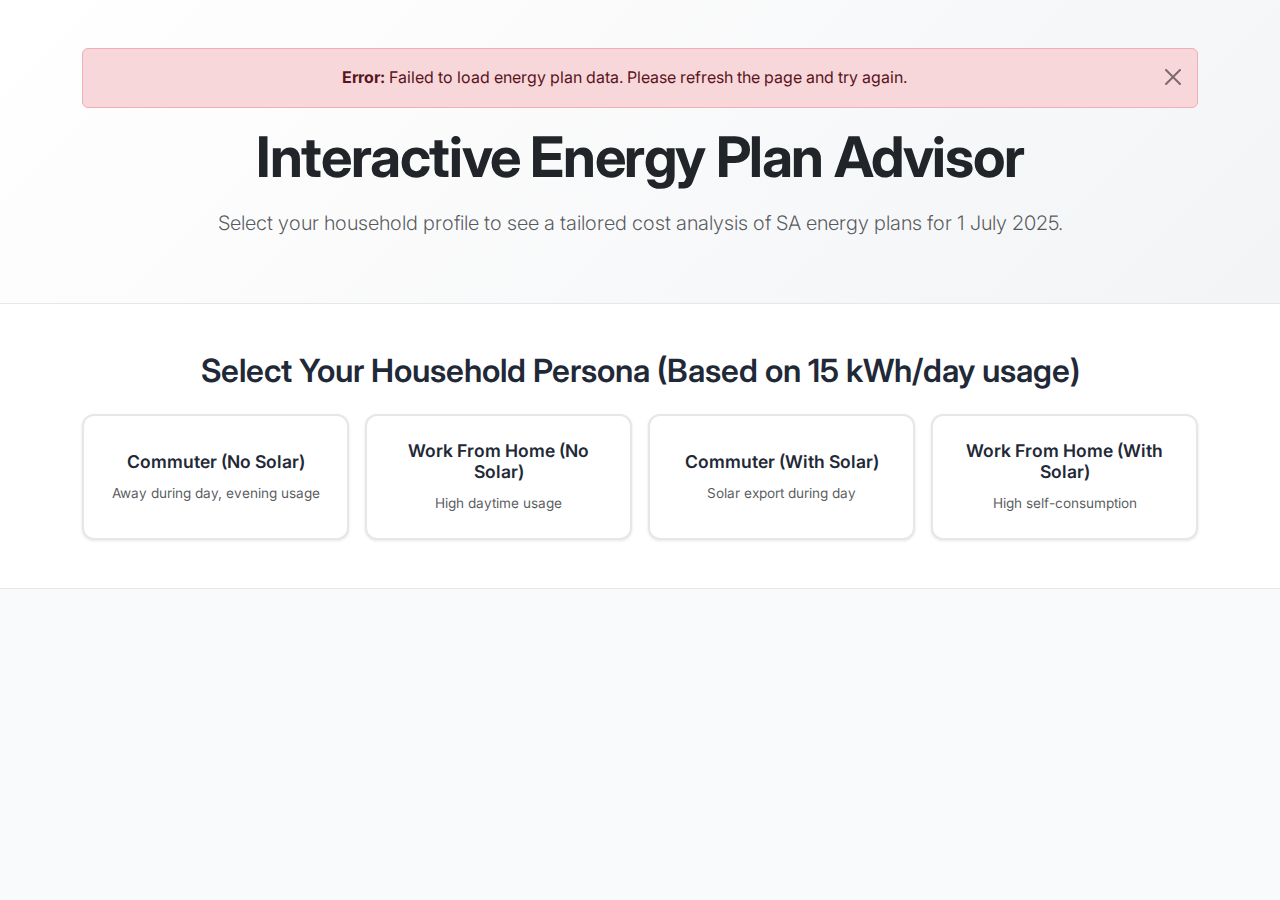
<file: index.html>
<!DOCTYPE html>
<html lang="en">
<head>
    <meta charset="UTF-8">
    <meta name="viewport" content="width=device-width, initial-scale=1.0">
    <title>Interactive SA Energy Plan Advisor (2025-26)</title>
    <link href="https://cdn.jsdelivr.net/npm/bootstrap@5.3.0/dist/css/bootstrap.min.css" rel="stylesheet">
    <link href="https://fonts.googleapis.com/css2?family=Inter:wght@300;400;500;600;700&display=swap" rel="stylesheet">
    <link rel="stylesheet" href="css/style.css">
</head>
<body>
    <div class="container-fluid">
        <!-- Header Section -->
        <header class="text-center py-5 bg-light">
            <div class="container">
                <h1 class="display-4 fw-bold text-dark mb-3">Interactive Energy Plan Advisor</h1>
                <p class="lead text-muted">Select your household profile to see a tailored cost analysis of SA energy plans for 1 July 2025.</p>
                
            </div>
        </header>

        <!-- Persona Selection Section -->
        <section class="persona-selection py-5">
            <div class="container">
                <h2 class="text-center fw-semibold mb-4">Select Your Household Persona (Based on 15 kWh/day usage)</h2>
                <div class="row g-3 justify-content-center">
                    <div class="col-lg-3 col-md-6">
                        <button class="btn btn-persona w-100 h-100 p-4" data-persona="commuter-no-solar">
                            <div class="persona-content">
                                <h5 class="fw-semibold mb-2">Commuter (No Solar)</h5>
                                <small class="text-muted">Away during day, evening usage</small>
                            </div>
                        </button>
                    </div>
                    <div class="col-lg-3 col-md-6">
                        <button class="btn btn-persona w-100 h-100 p-4" data-persona="wfh-no-solar">
                            <div class="persona-content">
                                <h5 class="fw-semibold mb-2">Work From Home (No Solar)</h5>
                                <small class="text-muted">High daytime usage</small>
                            </div>
                        </button>
                    </div>
                    <div class="col-lg-3 col-md-6">
                        <button class="btn btn-persona w-100 h-100 p-4" data-persona="commuter-solar">
                            <div class="persona-content">
                                <h5 class="fw-semibold mb-2">Commuter (With Solar)</h5>
                                <small class="text-muted">Solar export during day</small>
                            </div>
                        </button>
                    </div>
                    <div class="col-lg-3 col-md-6">
                        <button class="btn btn-persona w-100 h-100 p-4" data-persona="wfh-solar">
                            <div class="persona-content">
                                <h5 class="fw-semibold mb-2">Work From Home (With Solar)</h5>
                                <small class="text-muted">High self-consumption</small>
                            </div>
                        </button>
                    </div>
                </div>
            </div>
        </section>

        <!-- Loading Indicator -->
        <div id="loading" class="text-center py-5" style="display: none;">
            <div class="spinner-border text-primary" role="status">
                <span class="visually-hidden">Loading...</span>
            </div>
            <p class="mt-3 text-muted">Calculating best plans for your household...</p>
        </div>

        <!-- Results Section -->
        <section id="results-section" class="py-5" style="display: none;">
            <div class="container">
                <div class="row">
                    <div class="col-12">
                        <h2 id="results-title" class="fw-semibold mb-4">For a Commuter Family (No Solar)</h2>
                        
                        <!-- Personalization Toggle -->
                        <div class="alert alert-info d-flex justify-content-between align-items-center" role="alert">
                            <div>
                                <i class="bi bi-info-circle me-2"></i>
                                <strong>These estimates use typical usage patterns.</strong> Want more accurate results?
                            </div>
                            <button class="btn btn-sm btn-outline-primary" id="customize-btn">
                                Customize Usage
                            </button>
                        </div>

                        <!-- Plan Comparison Table -->
                        <div id="plan-cards">
                            <!-- Plan table will be inserted here -->
                        </div>
                    </div>
                </div>
            </div>
        </section>

        <!-- Customization Modal -->
        <div class="modal fade" id="customizeModal" tabindex="-1" aria-labelledby="customizeModalLabel" aria-hidden="true">
            <div class="modal-dialog modal-lg">
                <div class="modal-content">
                    <div class="modal-header">
                        <h5 class="modal-title" id="customizeModalLabel">Customize Your Usage Pattern</h5>
                        <button type="button" class="btn-close" data-bs-dismiss="modal" aria-label="Close"></button>
                    </div>
                    <div class="modal-body">
                        <form id="customization-form">
                            <div class="row g-3">
                                <div class="col-md-6">
                                    <label for="quarterly-consumption" class="form-label">Quarterly Consumption (kWh)</label>
                                    <input type="number" class="form-control" id="quarterly-consumption" value="1365">
                                    <div class="form-text">Check your last quarterly electricity bill</div>
                                </div>
                                <div class="col-md-6">
                                    <label for="peak-percent" class="form-label">Peak Usage (%) - Higher if home during day</label>
                                    <input type="range" class="form-range" id="peak-percent" min="0" max="100" value="15">
                                    <div class="d-flex justify-content-between">
                                        <small>0%</small>
                                        <small id="peak-value">15%</small>
                                        <small>100%</small>
                                    </div>
                                </div>
                                <div class="col-md-6">
                                    <label for="shoulder-percent" class="form-label">Shoulder Usage (%) - Moderate daytime use</label>
                                    <input type="range" class="form-range" id="shoulder-percent" min="0" max="100" value="25">
                                    <div class="d-flex justify-content-between">
                                        <small>0%</small>
                                        <small id="shoulder-value">25%</small>
                                        <small>100%</small>
                                    </div>
                                </div>
                                <div class="col-md-6">
                                    <label for="offpeak-percent" class="form-label">Off-Peak Usage (%) - Higher if away during day</label>
                                    <input type="range" class="form-range" id="offpeak-percent" min="0" max="100" value="60">
                                    <div class="d-flex justify-content-between">
                                        <small>0%</small>
                                        <small id="offpeak-value">60%</small>
                                        <small>100%</small>
                                    </div>
                                </div>
                                
                                <!-- Solar Options -->
                                <div id="solar-options" style="display: none;">
                                    <hr>
                                    <h6>Solar Panel Information</h6>
                                    <div class="row g-3">
                                        <div class="col-md-12">
                                            <label for="solar-export" class="form-label">Quarterly Solar Export (kWh)</label>
                                            <input type="number" class="form-control" id="solar-export" value="1050">
                                            <div class="form-text">Amount exported back to grid (from your electricity bill)</div>
                                        </div>
                                    </div>
                                </div>
                            </div>
                            
                            <div class="mt-3">
                                <div class="alert alert-warning" id="percentage-warning" style="display: none;">
                                    <i class="bi bi-exclamation-triangle me-2"></i>
                                    Peak + Shoulder + Off-Peak must equal 100%
                                </div>
                            </div>
                        </form>
                    </div>
                    <div class="modal-footer">
                        <button type="button" class="btn btn-secondary" data-bs-dismiss="modal">Use Persona Defaults</button>
                        <button type="button" class="btn btn-primary" id="apply-custom-btn">Apply Custom Settings</button>
                    </div>
                </div>
            </div>
        </div>
    </div>

    <!-- Scripts -->
    <script src="https://cdn.jsdelivr.net/npm/bootstrap@5.3.0/dist/js/bootstrap.bundle.min.js"></script>
    <script src="js/personas.js?v=friendly-sliders"></script>
    <script src="js/calculator.js?v=friendly-sliders"></script>
    <script src="js/data-validation.js?v=friendly-sliders"></script>
    <script src="js/ui.js?v=friendly-sliders"></script>
    <script src="js/app.js?v=friendly-sliders"></script>
</body>
</html>
</file>
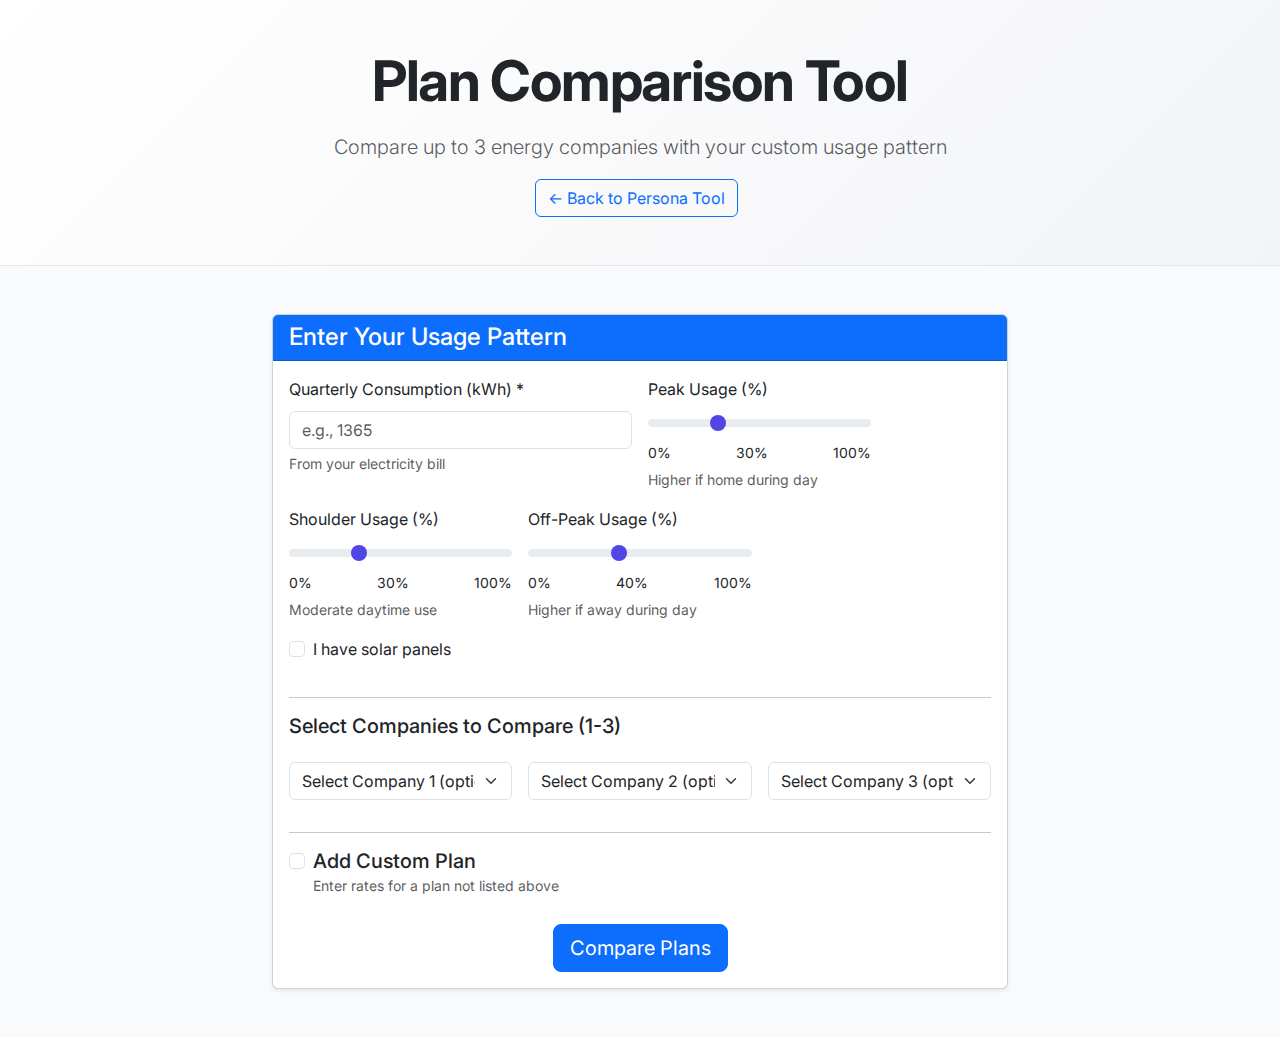
<file: compare.html>
<!DOCTYPE html>
<html lang="en">
<head>
    <meta charset="UTF-8">
    <meta name="viewport" content="width=device-width, initial-scale=1.0">
    <title>Plan Comparison Tool - SA Energy Advisor</title>
    <link href="https://cdn.jsdelivr.net/npm/bootstrap@5.3.0/dist/css/bootstrap.min.css" rel="stylesheet">
    <link href="https://fonts.googleapis.com/css2?family=Inter:wght@300;400;500;600;700&display=swap" rel="stylesheet">
    <link rel="stylesheet" href="css/style.css">
</head>
<body>
    <div class="container-fluid">
        <!-- Header Section -->
        <header class="text-center py-5 bg-light">
            <div class="container">
                <h1 class="display-4 fw-bold text-dark mb-3">Plan Comparison Tool</h1>
                <p class="lead text-muted">Compare up to 3 energy companies with your custom usage pattern</p>
                <nav class="mt-3">
                    <a href="index.html" class="btn btn-outline-primary me-2">← Back to Persona Tool</a>
                </nav>
            </div>
        </header>

        <!-- Custom Usage Input Section -->
        <section class="py-5">
            <div class="container">
                <div class="row justify-content-center">
                    <div class="col-lg-8">
                        <div class="card shadow-sm">
                            <div class="card-header bg-primary text-white">
                                <h4 class="mb-0">Enter Your Usage Pattern</h4>
                            </div>
                            <div class="card-body">
                                <form id="comparison-form">
                                    <div class="row g-3">
                                        <div class="col-md-6">
                                            <label for="quarterly-consumption-comp" class="form-label">Quarterly Consumption (kWh) *</label>
                                            <input type="number" class="form-control" id="quarterly-consumption-comp" 
                                                   placeholder="e.g., 1365" required>
                                            <div class="form-text">From your electricity bill</div>
                                        </div>
                                        
                                        <div class="col-md-4">
                                            <label for="peak-percent-comp" class="form-label">Peak Usage (%)</label>
                                            <input type="range" class="form-range" id="peak-percent-comp" 
                                                   min="0" max="100" value="30">
                                            <div class="d-flex justify-content-between">
                                                <small>0%</small>
                                                <small id="peak-value-comp">30%</small>
                                                <small>100%</small>
                                            </div>
                                            <div class="form-text">Higher if home during day</div>
                                        </div>
                                        <div class="col-md-4">
                                            <label for="shoulder-percent-comp" class="form-label">Shoulder Usage (%)</label>
                                            <input type="range" class="form-range" id="shoulder-percent-comp" 
                                                   min="0" max="100" value="30">
                                            <div class="d-flex justify-content-between">
                                                <small>0%</small>
                                                <small id="shoulder-value-comp">30%</small>
                                                <small>100%</small>
                                            </div>
                                            <div class="form-text">Moderate daytime use</div>
                                        </div>
                                        <div class="col-md-4">
                                            <label for="offpeak-percent-comp" class="form-label">Off-Peak Usage (%)</label>
                                            <input type="range" class="form-range" id="offpeak-percent-comp" 
                                                   min="0" max="100" value="40">
                                            <div class="d-flex justify-content-between">
                                                <small>0%</small>
                                                <small id="offpeak-value-comp">40%</small>
                                                <small>100%</small>
                                            </div>
                                            <div class="form-text">Higher if away during day</div>
                                        </div>
                                        
                                        <!-- Solar Section -->
                                        <div class="col-12">
                                            <div class="form-check">
                                                <input class="form-check-input" type="checkbox" id="has-solar-comp">
                                                <label class="form-check-label" for="has-solar-comp">
                                                    I have solar panels
                                                </label>
                                            </div>
                                        </div>
                                        
                                        <div id="solar-options-comp" class="col-12" style="display: none;">
                                            <div class="row g-3">
                                                <div class="col-md-6">
                                                    <label for="solar-export-comp" class="form-label">Quarterly Solar Export (kWh)</label>
                                                    <input type="number" class="form-control" id="solar-export-comp" 
                                                           placeholder="e.g., 1050">
                                                    <div class="form-text">Amount exported to grid (from bill)</div>
                                                </div>
                                            </div>
                                        </div>
                                        
                                        <!-- Company Selection -->
                                        <div class="col-12">
                                            <hr>
                                            <h5>Select Companies to Compare (1-3)</h5>
                                        </div>
                                        
                                        <div class="col-md-4">
                                            <select class="form-select" id="company-1">
                                                <option value="">Select Company 1 (optional)</option>
                                            </select>
                                        </div>
                                        <div class="col-md-4">
                                            <select class="form-select" id="company-2">
                                                <option value="">Select Company 2 (optional)</option>
                                            </select>
                                        </div>
                                        <div class="col-md-4">
                                            <select class="form-select" id="company-3">
                                                <option value="">Select Company 3 (optional)</option>
                                            </select>
                                        </div>
                                        
                                        <!-- Custom Plan Section -->
                                        <div class="col-12">
                                            <hr>
                                            <div class="form-check">
                                                <input class="form-check-input" type="checkbox" id="add-custom-plan">
                                                <label class="form-check-label" for="add-custom-plan">
                                                    <h5 class="mb-0">Add Custom Plan</h5>
                                                    <small class="text-muted">Enter rates for a plan not listed above</small>
                                                </label>
                                            </div>
                                        </div>
                                        
                                        <div id="custom-plan-options" class="col-12" style="display: none;">
                                            <div class="card mt-3">
                                                <div class="card-header bg-secondary text-white">
                                                    <h6 class="mb-0">Custom Plan Details</h6>
                                                </div>
                                                <div class="card-body">
                                                    <div class="row g-3">
                                                        <div class="col-md-6">
                                                            <label for="custom-retailer-name" class="form-label">Retailer Name *</label>
                                                            <input type="text" class="form-control" id="custom-retailer-name" 
                                                                   placeholder="e.g., My Energy Company">
                                                        </div>
                                                        <div class="col-md-6">
                                                            <label for="custom-plan-name" class="form-label">Plan Name *</label>
                                                            <input type="text" class="form-control" id="custom-plan-name" 
                                                                   placeholder="e.g., Time of Use Plan">
                                                        </div>
                                                        
                                                        <div class="col-md-3">
                                                            <label for="custom-peak-rate" class="form-label">Peak Rate (c/kWh) *</label>
                                                            <input type="number" class="form-control" id="custom-peak-rate" 
                                                                   placeholder="45.5" step="0.1" min="0">
                                                        </div>
                                                        <div class="col-md-3">
                                                            <label for="custom-shoulder-rate" class="form-label">Shoulder Rate (c/kWh) *</label>
                                                            <input type="number" class="form-control" id="custom-shoulder-rate" 
                                                                   placeholder="35.2" step="0.1" min="0">
                                                        </div>
                                                        <div class="col-md-3">
                                                            <label for="custom-offpeak-rate" class="form-label">Off-Peak Rate (c/kWh) *</label>
                                                            <input type="number" class="form-control" id="custom-offpeak-rate" 
                                                                   placeholder="25.8" step="0.1" min="0">
                                                        </div>
                                                        <div class="col-md-3">
                                                            <label for="custom-supply-charge" class="form-label">Daily Supply (c/day) *</label>
                                                            <input type="number" class="form-control" id="custom-supply-charge" 
                                                                   placeholder="120.0" step="0.1" min="0">
                                                        </div>
                                                        
                                                        <div class="col-md-6">
                                                            <label for="custom-solar-fit" class="form-label">Solar Feed-in Tariff (c/kWh)</label>
                                                            <input type="number" class="form-control" id="custom-solar-fit" 
                                                                   placeholder="8.0" step="0.1" min="0">
                                                            <div class="form-text">Optional - leave blank if no solar or unknown</div>
                                                        </div>
                                                        <div class="col-md-6">
                                                            <label for="custom-membership-fee" class="form-label">Annual Membership Fee ($)</label>
                                                            <input type="number" class="form-control" id="custom-membership-fee" 
                                                                   placeholder="0" step="1" min="0">
                                                            <div class="form-text">Optional - enter 0 if no membership fee</div>
                                                        </div>
                                                    </div>
                                                </div>
                                            </div>
                                        </div>
                                    </div>
                                    
                                    <div class="mt-3">
                                        <div class="alert alert-warning" id="percentage-warning-comp" style="display: none;">
                                            <i class="bi bi-exclamation-triangle me-2"></i>
                                            Peak + Shoulder + Off-Peak must equal 100%
                                        </div>
                                        <div class="alert alert-warning" id="selection-warning-comp" style="display: none;">
                                            <i class="bi bi-exclamation-triangle me-2"></i>
                                            Please select at least one company OR add a custom plan
                                        </div>
                                    </div>
                                    
                                    <div class="text-center mt-4">
                                        <button type="submit" class="btn btn-primary btn-lg">
                                            Compare Plans
                                        </button>
                                    </div>
                                </form>
                            </div>
                        </div>
                    </div>
                </div>
            </div>
        </section>

        <!-- Loading Indicator -->
        <div id="loading-comp" class="text-center py-5" style="display: none;">
            <div class="spinner-border text-primary" role="status">
                <span class="visually-hidden">Loading...</span>
            </div>
            <p class="mt-3 text-muted">Calculating best plans for selected companies...</p>
        </div>

        <!-- Results Section -->
        <section id="results-section-comp" class="py-5" style="display: none;">
            <div class="container">
                <div class="row">
                    <div class="col-12">
                        <h2 id="results-title-comp" class="fw-semibold mb-4">Plan Comparison Results</h2>
                        
                        <!-- Comparison Cards -->
                        <div id="comparison-cards">
                            <!-- Comparison results will be inserted here -->
                        </div>
                        
                        <!-- Summary Section -->
                        <div id="comparison-summary" class="mt-4">
                            <!-- Summary will be inserted here -->
                        </div>
                    </div>
                </div>
            </div>
        </section>
    </div>

    <!-- Scripts -->
    <script src="https://cdn.jsdelivr.net/npm/bootstrap@5.3.0/dist/js/bootstrap.bundle.min.js"></script>
    <script src="guaranteed_discount_detector.js"></script>
    <script src="js/calculator.js?v=sept-19-discount-detection-v1"></script>
    <script src="js/data-validation.js?v=sept-19-discount-detection-v1"></script>
    <script src="js/compare.js?v=sept-19-discount-detection-v1"></script>
</body>
</html>
</file>
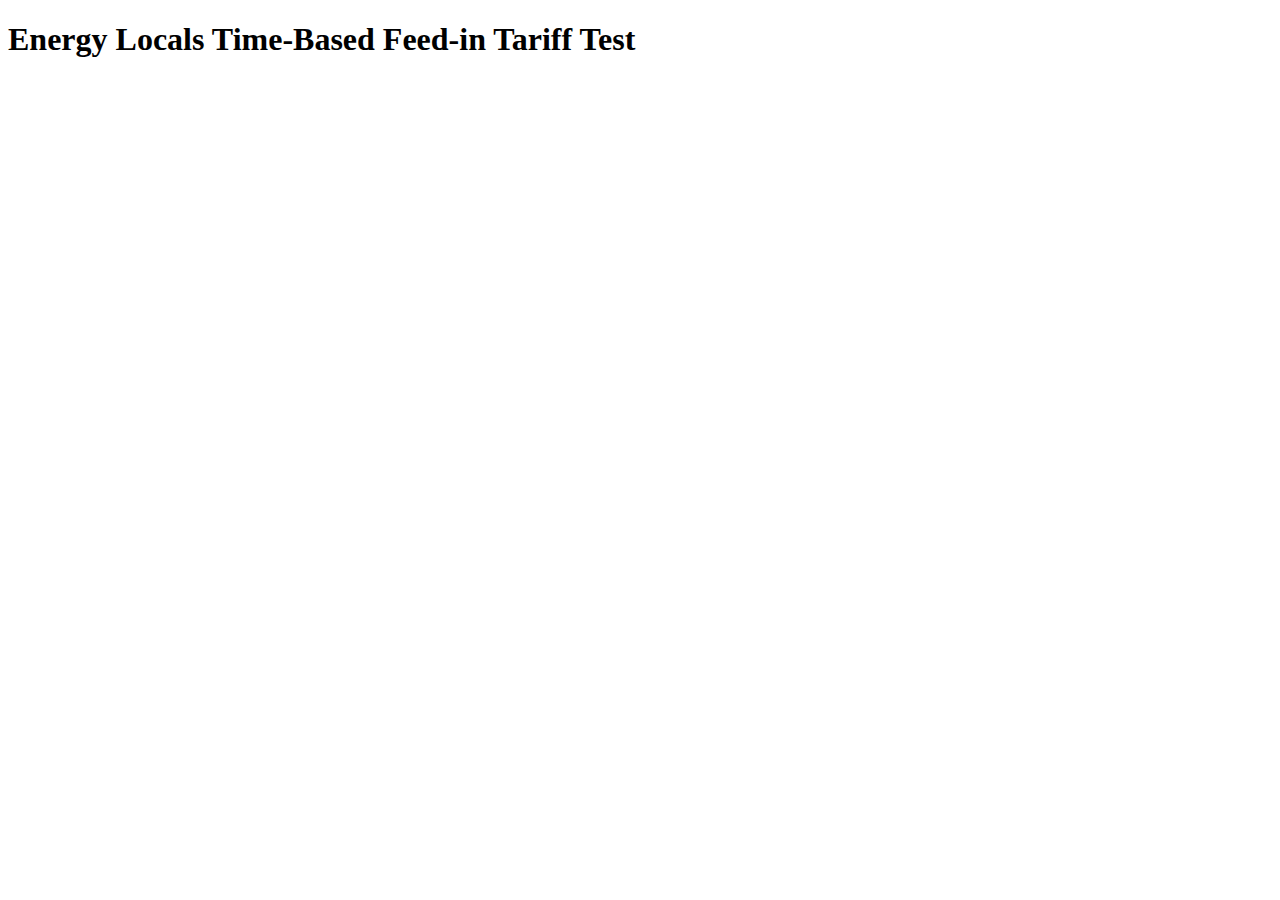
<file: test_energy_locals.html>
<!DOCTYPE html>
<html>
<head>
    <title>Energy Locals Time-Based FiT Test</title>
</head>
<body>
    <h1>Energy Locals Time-Based Feed-in Tariff Test</h1>
    <div id="results"></div>

    <script src="js/calculator.js"></script>
    <script>
        // Test Energy Locals plan with time-based FiT
        const energyLocalsPlan = {
            retailer_name: 'Energy Locals',
            plan_name: 'Standing Offer',
            solar_feed_in_rate_r: 0,
            detailed_time_blocks: [
                {
                    name: 'Peak',
                    time_of_use_period: 'P',
                    description: '17:00 - 21:00'
                },
                {
                    name: 'Solar Sponge',
                    time_of_use_period: 'S',
                    description: '10:00 - 16:00'
                },
                {
                    name: 'Off Peak',
                    time_of_use_period: 'OP',
                    description: '21:00 - 10:00'
                }
            ]
        };

        // Test with 1000 kWh quarterly solar export
        const testSolarExport = 1000;
        const usagePattern = {
            persona: 'commuter'
        };

        // Test solar FiT extraction
        console.log('Testing solar FiT extraction...');
        const solarRates = extractSolarFitRates(energyLocalsPlan);
        console.log('Solar FiT rates found:', solarRates.length);
        solarRates.forEach(rate => {
            console.log(`- ${rate.displayName}: ${rate.rate}c/kWh (${rate.timeOfUsePeriod})`);
        });

        // Test time-based solar credit calculation
        console.log('\nTesting time-based solar credit calculation...');
        const solarCredit = calculateTieredSolarCredit(energyLocalsPlan, testSolarExport, usagePattern);
        console.log(`Solar credit for ${testSolarExport} kWh export: $${solarCredit.toFixed(2)}`);

        // Calculate expected result manually
        const exportDist = getSolarExportDistribution(usagePattern);
        console.log('\nExport distribution:', exportDist);
        
        let expectedCredit = 0;
        expectedCredit += (testSolarExport * exportDist.P / 100) * 15 / 100; // Peak: 15c
        expectedCredit += (testSolarExport * exportDist.S / 100) * 2 / 100;  // Shoulder: 2c
        expectedCredit += (testSolarExport * exportDist.OP / 100) * 5 / 100; // Off-peak: 5c
        
        console.log(`Expected credit: $${expectedCredit.toFixed(2)}`);
        console.log(`Calculation ${Math.abs(solarCredit - expectedCredit) < 0.01 ? 'PASSED' : 'FAILED'}`);

        // Display results
        document.getElementById('results').innerHTML = `
            <h2>Test Results</h2>
            <p><strong>Plan:</strong> ${energyLocalsPlan.retailer_name} - ${energyLocalsPlan.plan_name}</p>
            <p><strong>Solar export:</strong> ${testSolarExport} kWh/quarter</p>
            <p><strong>Time-based rates detected:</strong> ${solarRates.length > 0 ? 'Yes' : 'No'}</p>
            <p><strong>Solar credit calculated:</strong> $${solarCredit.toFixed(2)}</p>
            <p><strong>Expected credit:</strong> $${expectedCredit.toFixed(2)}</p>
            <p><strong>Status:</strong> ${Math.abs(solarCredit - expectedCredit) < 0.01 ? '✓ PASSED' : '✗ FAILED'}</p>
            
            <h3>Detected Time-Based Rates:</h3>
            <ul>
            ${solarRates.map(rate => 
                `<li>${rate.displayName}: ${rate.rate}c/kWh (${rate.description})</li>`
            ).join('')}
            </ul>
        `;
    </script>
</body>
</html>
</file>
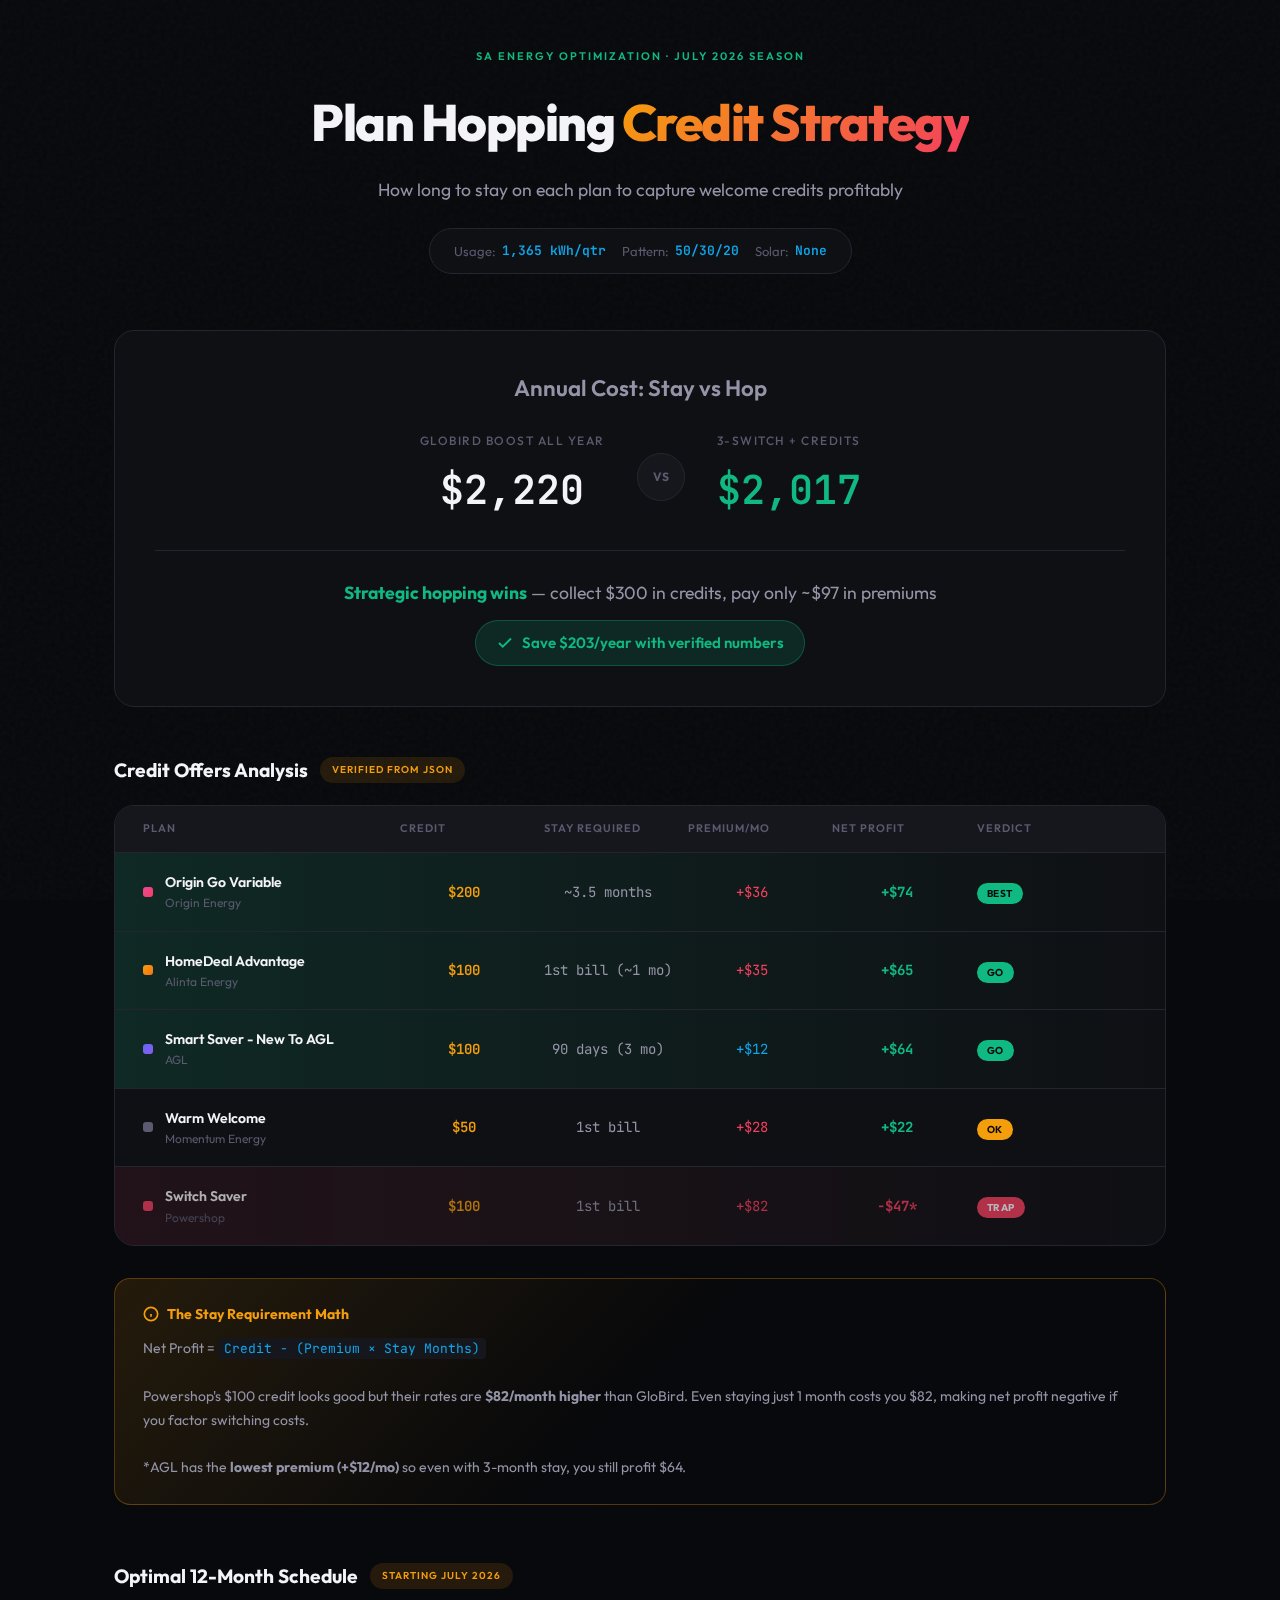
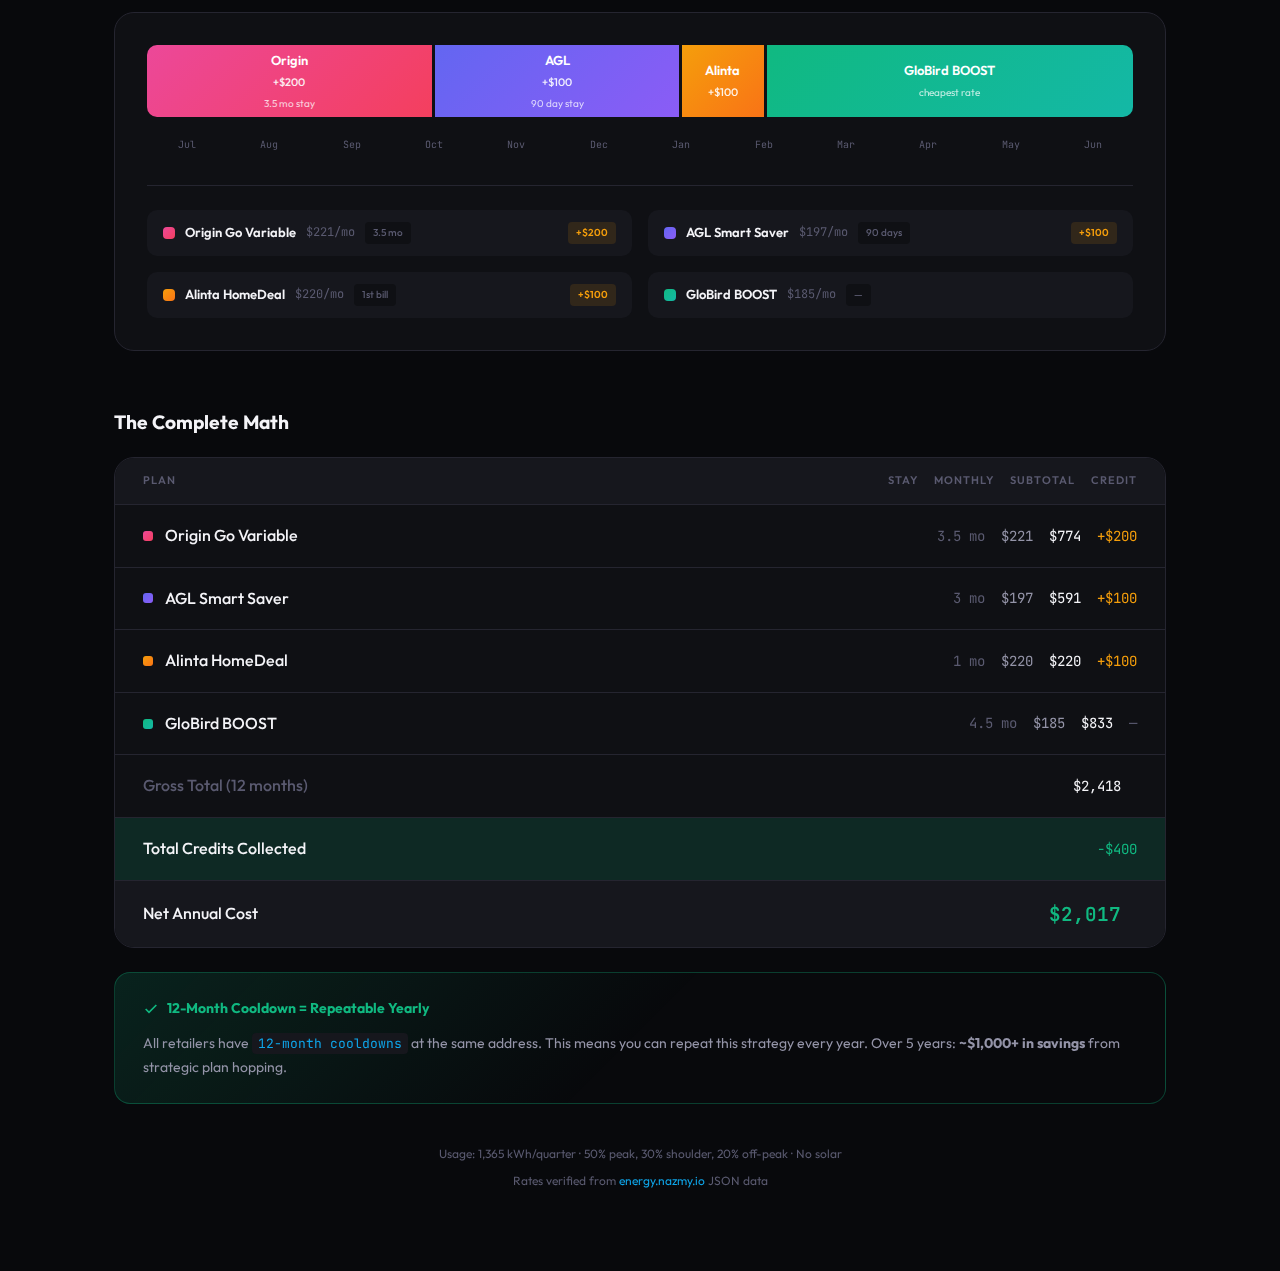
<file: docs/optimization-report.html>
<!DOCTYPE html>
<html lang="en">
<head>
    <meta charset="UTF-8">
    <meta name="viewport" content="width=device-width, initial-scale=1.0">
    <title>Energy Plan Hopping Strategy - July 2026</title>
    <link rel="preconnect" href="https://fonts.googleapis.com">
    <link rel="preconnect" href="https://fonts.gstatic.com" crossorigin>
    <link href="https://fonts.googleapis.com/css2?family=Outfit:wght@300;400;500;600;700;800&family=JetBrains+Mono:wght@400;500;600&display=swap" rel="stylesheet">
    <style>
        :root {
            --bg-deep: #08090c;
            --bg-card: #0f1014;
            --bg-elevated: #16171d;
            --border: #252530;
            --border-light: #35354a;
            --text-primary: #f4f4f8;
            --text-secondary: #9494a8;
            --text-muted: #5a5a70;
            --accent-emerald: #10b981;
            --accent-emerald-soft: rgba(16, 185, 129, 0.15);
            --accent-amber: #f59e0b;
            --accent-amber-soft: rgba(245, 158, 11, 0.12);
            --accent-violet: #8b5cf6;
            --accent-rose: #f43f5e;
            --accent-rose-soft: rgba(244, 63, 94, 0.12);
            --accent-sky: #0ea5e9;
        }

        * { margin: 0; padding: 0; box-sizing: border-box; }

        body {
            font-family: 'Outfit', sans-serif;
            background: var(--bg-deep);
            color: var(--text-primary);
            line-height: 1.6;
            min-height: 100vh;
        }

        .noise {
            position: fixed;
            inset: 0;
            background-image: url("data:image/svg+xml,%3Csvg viewBox='0 0 256 256' xmlns='http://www.w3.org/2000/svg'%3E%3Cfilter id='noise'%3E%3CfeTurbulence type='fractalNoise' baseFrequency='0.8' numOctaves='4' stitchTiles='stitch'/%3E%3C/filter%3E%3Crect width='100%25' height='100%25' filter='url(%23noise)'/%3E%3C/svg%3E");
            opacity: 0.03;
            pointer-events: none;
            z-index: 0;
        }

        .container {
            position: relative;
            z-index: 1;
            max-width: 1100px;
            margin: 0 auto;
            padding: 48px 24px 80px;
        }

        /* Header */
        header {
            text-align: center;
            margin-bottom: 56px;
        }

        .eyebrow {
            font-size: 11px;
            font-weight: 600;
            letter-spacing: 2px;
            text-transform: uppercase;
            color: var(--accent-emerald);
            margin-bottom: 16px;
        }

        h1 {
            font-size: clamp(2rem, 5vw, 3.2rem);
            font-weight: 800;
            letter-spacing: -1.5px;
            margin-bottom: 12px;
        }

        h1 .highlight {
            background: linear-gradient(135deg, var(--accent-amber) 0%, var(--accent-rose) 100%);
            -webkit-background-clip: text;
            -webkit-text-fill-color: transparent;
            background-clip: text;
        }

        .tagline {
            font-size: 1.1rem;
            color: var(--text-secondary);
        }

        /* User Profile Badge */
        .profile-badge {
            display: inline-flex;
            align-items: center;
            gap: 16px;
            background: var(--bg-card);
            border: 1px solid var(--border);
            border-radius: 100px;
            padding: 12px 24px;
            margin-top: 24px;
            font-size: 13px;
        }

        .profile-badge .item {
            display: flex;
            align-items: center;
            gap: 6px;
        }

        .profile-badge .label {
            color: var(--text-muted);
        }

        .profile-badge .value {
            font-family: 'JetBrains Mono', monospace;
            font-weight: 600;
            color: var(--accent-sky);
        }

        /* The Big Question */
        .question-block {
            background: var(--bg-card);
            border: 1px solid var(--border);
            border-radius: 20px;
            padding: 40px;
            margin-bottom: 48px;
            text-align: center;
        }

        .question-block h2 {
            font-size: 1.4rem;
            font-weight: 600;
            margin-bottom: 24px;
            color: var(--text-secondary);
        }

        .versus {
            display: flex;
            align-items: center;
            justify-content: center;
            gap: 32px;
            flex-wrap: wrap;
        }

        .versus-option {
            text-align: center;
        }

        .versus-label {
            font-size: 12px;
            font-weight: 500;
            text-transform: uppercase;
            letter-spacing: 1.5px;
            color: var(--text-muted);
            margin-bottom: 8px;
        }

        .versus-value {
            font-family: 'JetBrains Mono', monospace;
            font-size: 2.5rem;
            font-weight: 600;
        }

        .versus-option.baseline .versus-value {
            color: var(--text-primary);
        }

        .versus-option.hopping .versus-value {
            color: var(--accent-emerald);
        }

        .versus-or {
            width: 48px;
            height: 48px;
            border-radius: 50%;
            background: var(--bg-elevated);
            border: 1px solid var(--border);
            display: flex;
            align-items: center;
            justify-content: center;
            font-size: 12px;
            font-weight: 700;
            color: var(--text-muted);
        }

        .verdict {
            margin-top: 28px;
            padding-top: 28px;
            border-top: 1px solid var(--border);
        }

        .verdict-text {
            font-size: 1.1rem;
            color: var(--text-secondary);
        }

        .verdict-text strong {
            color: var(--accent-emerald);
        }

        .verdict-savings {
            display: inline-flex;
            align-items: center;
            gap: 8px;
            margin-top: 12px;
            background: var(--accent-emerald-soft);
            border: 1px solid rgba(16, 185, 129, 0.3);
            color: var(--accent-emerald);
            font-weight: 600;
            padding: 10px 20px;
            border-radius: 100px;
            font-size: 15px;
        }

        /* Credit Offers Table */
        .credit-section {
            margin-bottom: 56px;
        }

        .section-header {
            display: flex;
            align-items: center;
            gap: 12px;
            margin-bottom: 20px;
        }

        .section-header h2 {
            font-size: 1.2rem;
            font-weight: 700;
        }

        .section-header .tag {
            font-size: 10px;
            font-weight: 600;
            letter-spacing: 1px;
            text-transform: uppercase;
            color: var(--accent-amber);
            background: var(--accent-amber-soft);
            padding: 5px 12px;
            border-radius: 100px;
        }

        .section-header .tag.danger {
            color: var(--accent-rose);
            background: var(--accent-rose-soft);
        }

        .credit-table {
            background: var(--bg-card);
            border: 1px solid var(--border);
            border-radius: 20px;
            overflow: hidden;
        }

        .credit-row {
            display: grid;
            grid-template-columns: 1.5fr 0.8fr 0.8fr 0.8fr 0.8fr 1fr;
            gap: 16px;
            padding: 18px 28px;
            border-bottom: 1px solid var(--border);
            align-items: center;
        }

        .credit-row:last-child {
            border-bottom: none;
        }

        .credit-row.header {
            background: var(--bg-elevated);
            font-size: 11px;
            font-weight: 600;
            text-transform: uppercase;
            letter-spacing: 1px;
            color: var(--text-muted);
            padding: 14px 28px;
        }

        .credit-row.winner {
            background: linear-gradient(90deg, var(--accent-emerald-soft) 0%, transparent 100%);
        }

        .credit-row.trap {
            background: linear-gradient(90deg, var(--accent-rose-soft) 0%, transparent 100%);
            opacity: 0.7;
        }

        .credit-plan {
            display: flex;
            align-items: center;
            gap: 12px;
        }

        .credit-plan .dot {
            width: 10px;
            height: 10px;
            border-radius: 3px;
            flex-shrink: 0;
        }

        .credit-plan .name {
            font-weight: 600;
            font-size: 14px;
        }

        .credit-plan .retailer {
            font-size: 12px;
            color: var(--text-muted);
        }

        .credit-val {
            font-family: 'JetBrains Mono', monospace;
            font-size: 14px;
            text-align: center;
        }

        .credit-val.amount {
            color: var(--accent-amber);
            font-weight: 600;
        }

        .credit-val.stay {
            color: var(--text-secondary);
        }

        .credit-val.premium {
            color: var(--accent-rose);
        }

        .credit-val.premium.low {
            color: var(--accent-sky);
        }

        .credit-val.profit {
            font-weight: 700;
        }

        .credit-val.profit.positive {
            color: var(--accent-emerald);
        }

        .credit-val.profit.negative {
            color: var(--accent-rose);
        }

        .verdict-badge {
            font-size: 10px;
            font-weight: 700;
            letter-spacing: 0.5px;
            padding: 4px 10px;
            border-radius: 100px;
            text-align: center;
        }

        .verdict-badge.go {
            background: var(--accent-emerald);
            color: var(--bg-deep);
        }

        .verdict-badge.trap {
            background: var(--accent-rose);
            color: white;
        }

        .verdict-badge.ok {
            background: var(--accent-amber);
            color: var(--bg-deep);
        }

        /* Timeline */
        .timeline-section {
            margin-bottom: 56px;
        }

        .timeline-card {
            background: var(--bg-card);
            border: 1px solid var(--border);
            border-radius: 20px;
            padding: 32px;
        }

        .timeline-track {
            display: flex;
            gap: 3px;
            margin-bottom: 12px;
            border-radius: 10px;
            overflow: hidden;
        }

        .timeline-seg {
            height: 72px;
            display: flex;
            align-items: center;
            justify-content: center;
            flex-direction: column;
            gap: 4px;
            font-weight: 600;
            font-size: 13px;
            color: white;
            position: relative;
        }

        .timeline-seg .credit {
            font-size: 11px;
            font-weight: 500;
            opacity: 0.9;
        }

        .timeline-seg .stay {
            font-size: 10px;
            font-weight: 400;
            opacity: 0.75;
        }

        .timeline-seg.s1 { flex: 3.5; background: linear-gradient(135deg, #ec4899, #f43f5e); }
        .timeline-seg.s2 { flex: 3; background: linear-gradient(135deg, #6366f1, #8b5cf6); }
        .timeline-seg.s3 { flex: 1; background: linear-gradient(135deg, #f59e0b, #f97316); }
        .timeline-seg.s4 { flex: 4.5; background: linear-gradient(135deg, #10b981, #14b8a6); }

        .timeline-months {
            display: grid;
            grid-template-columns: repeat(12, 1fr);
            gap: 3px;
        }

        .timeline-month {
            text-align: center;
            font-family: 'JetBrains Mono', monospace;
            font-size: 10px;
            color: var(--text-muted);
            padding: 8px 0;
        }

        .timeline-legend {
            display: grid;
            grid-template-columns: repeat(2, 1fr);
            gap: 16px;
            margin-top: 24px;
            padding-top: 24px;
            border-top: 1px solid var(--border);
        }

        .legend-item {
            display: flex;
            align-items: center;
            gap: 10px;
            font-size: 13px;
            padding: 12px 16px;
            background: var(--bg-elevated);
            border-radius: 10px;
        }

        .legend-dot {
            width: 12px;
            height: 12px;
            border-radius: 4px;
            flex-shrink: 0;
        }

        .legend-dot.s1 { background: linear-gradient(135deg, #ec4899, #f43f5e); }
        .legend-dot.s2 { background: linear-gradient(135deg, #6366f1, #8b5cf6); }
        .legend-dot.s3 { background: linear-gradient(135deg, #f59e0b, #f97316); }
        .legend-dot.s4 { background: linear-gradient(135deg, #10b981, #14b8a6); }

        .legend-item strong { color: var(--text-primary); font-weight: 600; }
        .legend-item .monthly { color: var(--text-muted); font-family: 'JetBrains Mono', monospace; font-size: 12px; }

        .legend-credit {
            font-size: 10px;
            font-weight: 600;
            color: var(--accent-amber);
            background: var(--accent-amber-soft);
            padding: 3px 8px;
            border-radius: 4px;
            margin-left: auto;
        }

        .legend-stay {
            font-size: 10px;
            font-weight: 500;
            color: var(--text-muted);
            background: var(--bg-card);
            padding: 3px 8px;
            border-radius: 4px;
        }

        /* Math Breakdown */
        .math-section h2 {
            font-size: 1.2rem;
            font-weight: 700;
            margin-bottom: 20px;
        }

        .math-card {
            background: var(--bg-card);
            border: 1px solid var(--border);
            border-radius: 20px;
            overflow: hidden;
        }

        .math-row {
            display: grid;
            grid-template-columns: 1.5fr auto auto auto auto;
            gap: 16px;
            padding: 18px 28px;
            border-bottom: 1px solid var(--border);
            align-items: center;
        }

        .math-row:last-child {
            border-bottom: none;
        }

        .math-row.header {
            background: var(--bg-elevated);
            font-size: 11px;
            font-weight: 600;
            text-transform: uppercase;
            letter-spacing: 1px;
            color: var(--text-muted);
            padding: 14px 28px;
        }

        .math-row.total {
            background: var(--bg-elevated);
            font-weight: 600;
        }

        .math-plan {
            display: flex;
            align-items: center;
            gap: 12px;
        }

        .math-plan .dot {
            width: 10px;
            height: 10px;
            border-radius: 3px;
        }

        .math-plan .name {
            font-weight: 500;
        }

        .math-val {
            font-family: 'JetBrains Mono', monospace;
            font-size: 14px;
            text-align: right;
        }

        .math-val.muted { color: var(--text-muted); }
        .math-val.secondary { color: var(--text-secondary); }
        .math-val.primary { color: var(--text-primary); }

        .math-row.credits {
            background: var(--accent-emerald-soft);
        }

        .math-row.credits .math-val {
            color: var(--accent-emerald);
        }

        .math-row.total .math-val.final {
            font-size: 1.2rem;
            color: var(--accent-emerald);
        }

        /* Key Insight */
        .insight-box {
            background: linear-gradient(135deg, var(--accent-amber-soft) 0%, transparent 50%);
            border: 1px solid rgba(245, 158, 11, 0.3);
            border-radius: 16px;
            padding: 24px 28px;
            margin-top: 32px;
        }

        .insight-box h3 {
            font-size: 14px;
            font-weight: 700;
            color: var(--accent-amber);
            margin-bottom: 12px;
            display: flex;
            align-items: center;
            gap: 8px;
        }

        .insight-box p {
            font-size: 14px;
            color: var(--text-secondary);
            line-height: 1.7;
        }

        .insight-box code {
            font-family: 'JetBrains Mono', monospace;
            background: var(--bg-elevated);
            padding: 2px 6px;
            border-radius: 4px;
            font-size: 13px;
            color: var(--accent-sky);
        }

        /* Footer */
        footer {
            text-align: center;
            padding-top: 40px;
            font-size: 12px;
            color: var(--text-muted);
        }

        footer a {
            color: var(--accent-sky);
            text-decoration: none;
        }

        /* Responsive */
        @media (max-width: 900px) {
            .credit-row {
                grid-template-columns: 1fr 1fr;
                gap: 12px;
            }

            .credit-row.header {
                display: none;
            }

            .timeline-legend {
                grid-template-columns: 1fr;
            }

            .math-row {
                grid-template-columns: 1fr 1fr;
                gap: 8px;
            }

            .math-row.header {
                display: none;
            }

            .versus {
                flex-direction: column;
                gap: 20px;
            }

            .profile-badge {
                flex-direction: column;
                gap: 8px;
                border-radius: 16px;
            }
        }
    </style>
</head>
<body>
    <div class="noise"></div>

    <div class="container">
        <header>
            <div class="eyebrow">SA Energy Optimization · July 2026 Season</div>
            <h1>Plan Hopping <span class="highlight">Credit Strategy</span></h1>
            <p class="tagline">How long to stay on each plan to capture welcome credits profitably</p>

            <div class="profile-badge">
                <div class="item">
                    <span class="label">Usage:</span>
                    <span class="value">1,365 kWh/qtr</span>
                </div>
                <div class="item">
                    <span class="label">Pattern:</span>
                    <span class="value">50/30/20</span>
                </div>
                <div class="item">
                    <span class="label">Solar:</span>
                    <span class="value">None</span>
                </div>
            </div>
        </header>

        <div class="question-block">
            <h2>Annual Cost: Stay vs Hop</h2>
            <div class="versus">
                <div class="versus-option baseline">
                    <div class="versus-label">GloBird BOOST All Year</div>
                    <div class="versus-value">$2,220</div>
                </div>
                <div class="versus-or">VS</div>
                <div class="versus-option hopping">
                    <div class="versus-label">3-Switch + Credits</div>
                    <div class="versus-value">$2,017</div>
                </div>
            </div>
            <div class="verdict">
                <p class="verdict-text"><strong>Strategic hopping wins</strong> — collect $300 in credits, pay only ~$97 in premiums</p>
                <div class="verdict-savings">
                    <svg width="18" height="18" viewBox="0 0 24 24" fill="none" stroke="currentColor" stroke-width="2.5">
                        <polyline points="20 6 9 17 4 12"></polyline>
                    </svg>
                    Save $203/year with verified numbers
                </div>
            </div>
        </div>

        <div class="credit-section">
            <div class="section-header">
                <h2>Credit Offers Analysis</h2>
                <span class="tag">Verified from JSON</span>
            </div>
            <div class="credit-table">
                <div class="credit-row header">
                    <div>Plan</div>
                    <div>Credit</div>
                    <div>Stay Required</div>
                    <div>Premium/mo</div>
                    <div>Net Profit</div>
                    <div>Verdict</div>
                </div>
                <div class="credit-row winner">
                    <div class="credit-plan">
                        <div class="dot" style="background: linear-gradient(135deg, #ec4899, #f43f5e);"></div>
                        <div>
                            <div class="name">Origin Go Variable</div>
                            <div class="retailer">Origin Energy</div>
                        </div>
                    </div>
                    <div class="credit-val amount">$200</div>
                    <div class="credit-val stay">~3.5 months</div>
                    <div class="credit-val premium">+$36</div>
                    <div class="credit-val profit positive">+$74</div>
                    <div><span class="verdict-badge go">BEST</span></div>
                </div>
                <div class="credit-row winner">
                    <div class="credit-plan">
                        <div class="dot" style="background: linear-gradient(135deg, #f59e0b, #f97316);"></div>
                        <div>
                            <div class="name">HomeDeal Advantage</div>
                            <div class="retailer">Alinta Energy</div>
                        </div>
                    </div>
                    <div class="credit-val amount">$100</div>
                    <div class="credit-val stay">1st bill (~1 mo)</div>
                    <div class="credit-val premium">+$35</div>
                    <div class="credit-val profit positive">+$65</div>
                    <div><span class="verdict-badge go">GO</span></div>
                </div>
                <div class="credit-row winner">
                    <div class="credit-plan">
                        <div class="dot" style="background: linear-gradient(135deg, #6366f1, #8b5cf6);"></div>
                        <div>
                            <div class="name">Smart Saver - New To AGL</div>
                            <div class="retailer">AGL</div>
                        </div>
                    </div>
                    <div class="credit-val amount">$100</div>
                    <div class="credit-val stay">90 days (3 mo)</div>
                    <div class="credit-val premium low">+$12</div>
                    <div class="credit-val profit positive">+$64</div>
                    <div><span class="verdict-badge go">GO</span></div>
                </div>
                <div class="credit-row">
                    <div class="credit-plan">
                        <div class="dot" style="background: var(--text-muted);"></div>
                        <div>
                            <div class="name">Warm Welcome</div>
                            <div class="retailer">Momentum Energy</div>
                        </div>
                    </div>
                    <div class="credit-val amount">$50</div>
                    <div class="credit-val stay">1st bill</div>
                    <div class="credit-val premium">+$28</div>
                    <div class="credit-val profit positive">+$22</div>
                    <div><span class="verdict-badge ok">OK</span></div>
                </div>
                <div class="credit-row trap">
                    <div class="credit-plan">
                        <div class="dot" style="background: var(--accent-rose);"></div>
                        <div>
                            <div class="name">Switch Saver</div>
                            <div class="retailer">Powershop</div>
                        </div>
                    </div>
                    <div class="credit-val amount">$100</div>
                    <div class="credit-val stay">1st bill</div>
                    <div class="credit-val premium">+$82</div>
                    <div class="credit-val profit negative">−$47*</div>
                    <div><span class="verdict-badge trap">TRAP</span></div>
                </div>
            </div>

            <div class="insight-box">
                <h3>
                    <svg width="16" height="16" viewBox="0 0 24 24" fill="none" stroke="currentColor" stroke-width="2.5">
                        <circle cx="12" cy="12" r="10"></circle>
                        <line x1="12" y1="16" x2="12" y2="12"></line>
                        <line x1="12" y1="8" x2="12.01" y2="8"></line>
                    </svg>
                    The Stay Requirement Math
                </h3>
                <p>
                    Net Profit = <code>Credit − (Premium × Stay Months)</code><br><br>
                    Powershop's $100 credit looks good but their rates are <strong>$82/month higher</strong> than GloBird.
                    Even staying just 1 month costs you $82, making net profit negative if you factor switching costs.
                    <br><br>
                    *AGL has the <strong>lowest premium (+$12/mo)</strong> so even with 3-month stay, you still profit $64.
                </p>
            </div>
        </div>

        <div class="timeline-section">
            <div class="section-header">
                <h2>Optimal 12-Month Schedule</h2>
                <span class="tag">Starting July 2026</span>
            </div>
            <div class="timeline-card">
                <div class="timeline-track">
                    <div class="timeline-seg s1">
                        Origin
                        <span class="credit">+$200</span>
                        <span class="stay">3.5 mo stay</span>
                    </div>
                    <div class="timeline-seg s2">
                        AGL
                        <span class="credit">+$100</span>
                        <span class="stay">90 day stay</span>
                    </div>
                    <div class="timeline-seg s3">
                        Alinta
                        <span class="credit">+$100</span>
                    </div>
                    <div class="timeline-seg s4">
                        GloBird BOOST
                        <span class="stay">cheapest rate</span>
                    </div>
                </div>
                <div class="timeline-months">
                    <div class="timeline-month">Jul</div>
                    <div class="timeline-month">Aug</div>
                    <div class="timeline-month">Sep</div>
                    <div class="timeline-month">Oct</div>
                    <div class="timeline-month">Nov</div>
                    <div class="timeline-month">Dec</div>
                    <div class="timeline-month">Jan</div>
                    <div class="timeline-month">Feb</div>
                    <div class="timeline-month">Mar</div>
                    <div class="timeline-month">Apr</div>
                    <div class="timeline-month">May</div>
                    <div class="timeline-month">Jun</div>
                </div>
                <div class="timeline-legend">
                    <div class="legend-item">
                        <div class="legend-dot s1"></div>
                        <strong>Origin Go Variable</strong>
                        <span class="monthly">$221/mo</span>
                        <span class="legend-stay">3.5 mo</span>
                        <span class="legend-credit">+$200</span>
                    </div>
                    <div class="legend-item">
                        <div class="legend-dot s2"></div>
                        <strong>AGL Smart Saver</strong>
                        <span class="monthly">$197/mo</span>
                        <span class="legend-stay">90 days</span>
                        <span class="legend-credit">+$100</span>
                    </div>
                    <div class="legend-item">
                        <div class="legend-dot s3"></div>
                        <strong>Alinta HomeDeal</strong>
                        <span class="monthly">$220/mo</span>
                        <span class="legend-stay">1st bill</span>
                        <span class="legend-credit">+$100</span>
                    </div>
                    <div class="legend-item">
                        <div class="legend-dot s4"></div>
                        <strong>GloBird BOOST</strong>
                        <span class="monthly">$185/mo</span>
                        <span class="legend-stay">—</span>
                    </div>
                </div>
            </div>
        </div>

        <div class="math-section">
            <h2>The Complete Math</h2>
            <div class="math-card">
                <div class="math-row header">
                    <div>Plan</div>
                    <div>Stay</div>
                    <div>Monthly</div>
                    <div>Subtotal</div>
                    <div>Credit</div>
                </div>
                <div class="math-row">
                    <div class="math-plan">
                        <div class="dot" style="background: linear-gradient(135deg, #ec4899, #f43f5e);"></div>
                        <span class="name">Origin Go Variable</span>
                    </div>
                    <div class="math-val muted">3.5 mo</div>
                    <div class="math-val secondary">$221</div>
                    <div class="math-val primary">$774</div>
                    <div class="math-val" style="color: var(--accent-amber);">+$200</div>
                </div>
                <div class="math-row">
                    <div class="math-plan">
                        <div class="dot" style="background: linear-gradient(135deg, #6366f1, #8b5cf6);"></div>
                        <span class="name">AGL Smart Saver</span>
                    </div>
                    <div class="math-val muted">3 mo</div>
                    <div class="math-val secondary">$197</div>
                    <div class="math-val primary">$591</div>
                    <div class="math-val" style="color: var(--accent-amber);">+$100</div>
                </div>
                <div class="math-row">
                    <div class="math-plan">
                        <div class="dot" style="background: linear-gradient(135deg, #f59e0b, #f97316);"></div>
                        <span class="name">Alinta HomeDeal</span>
                    </div>
                    <div class="math-val muted">1 mo</div>
                    <div class="math-val secondary">$220</div>
                    <div class="math-val primary">$220</div>
                    <div class="math-val" style="color: var(--accent-amber);">+$100</div>
                </div>
                <div class="math-row">
                    <div class="math-plan">
                        <div class="dot" style="background: linear-gradient(135deg, #10b981, #14b8a6);"></div>
                        <span class="name">GloBird BOOST</span>
                    </div>
                    <div class="math-val muted">4.5 mo</div>
                    <div class="math-val secondary">$185</div>
                    <div class="math-val primary">$833</div>
                    <div class="math-val muted">—</div>
                </div>
                <div class="math-row">
                    <div class="math-plan">
                        <span class="name" style="color: var(--text-muted);">Gross Total (12 months)</span>
                    </div>
                    <div class="math-val muted"></div>
                    <div class="math-val muted"></div>
                    <div class="math-val primary">$2,418</div>
                    <div class="math-val muted"></div>
                </div>
                <div class="math-row credits">
                    <div class="math-plan">
                        <span class="name">Total Credits Collected</span>
                    </div>
                    <div class="math-val"></div>
                    <div class="math-val"></div>
                    <div class="math-val"></div>
                    <div class="math-val">−$400</div>
                </div>
                <div class="math-row total">
                    <div class="math-plan">
                        <span class="name">Net Annual Cost</span>
                    </div>
                    <div class="math-val"></div>
                    <div class="math-val"></div>
                    <div class="math-val final">$2,017</div>
                    <div class="math-val"></div>
                </div>
            </div>

            <div class="insight-box" style="margin-top: 24px; background: linear-gradient(135deg, var(--accent-emerald-soft) 0%, transparent 50%); border-color: rgba(16, 185, 129, 0.3);">
                <h3 style="color: var(--accent-emerald);">
                    <svg width="16" height="16" viewBox="0 0 24 24" fill="none" stroke="currentColor" stroke-width="2.5">
                        <polyline points="20 6 9 17 4 12"></polyline>
                    </svg>
                    12-Month Cooldown = Repeatable Yearly
                </h3>
                <p>
                    All retailers have <code>12-month cooldowns</code> at the same address. This means you can repeat this
                    strategy every year. Over 5 years: <strong>~$1,000+ in savings</strong> from strategic plan hopping.
                </p>
            </div>
        </div>

        <footer>
            <p>Usage: 1,365 kWh/quarter · 50% peak, 30% shoulder, 20% off-peak · No solar</p>
            <p style="margin-top: 8px;">Rates verified from <a href="https://energy.nazmy.io">energy.nazmy.io</a> JSON data</p>
        </footer>
    </div>
</body>
</html>
</file>
<file: css/style.css>
/* Energy Plan Advisor CSS */

:root {
    --primary-blue: #4F46E5;
    --primary-blue-light: #818CF8;
    --secondary-blue: #E0E7FF;
    --success-green: #10B981;
    --warning-orange: #F59E0B;
    --danger-red: #EF4444;
    --discount-green: #059669;
    --discount-bg: #ECFDF5;
    --discount-border: #A7F3D0;
    --gray-50: #F9FAFB;
    --gray-100: #F3F4F6;
    --gray-200: #E5E7EB;
    --gray-300: #D1D5DB;
    --gray-400: #9CA3AF;
    --gray-500: #6B7280;
    --gray-600: #4B5563;
    --gray-700: #374151;
    --gray-800: #1F2937;
    --gray-900: #111827;
}

/* Global Styles */
body {
    font-family: 'Inter', -apple-system, BlinkMacSystemFont, 'Segoe UI', Roboto, sans-serif;
    background-color: var(--gray-50);
    color: var(--gray-800);
    line-height: 1.6;
}

/* Pagination Styles */
.pagination-container {
    display: flex;
    flex-direction: column;
    align-items: center;
    gap: 1rem;
    padding: 2rem 0;
    border-top: 1px solid var(--gray-200);
    margin-top: 2rem;
}

.pagination-info {
    color: var(--gray-600);
    font-size: 0.9rem;
    text-align: center;
}

.pagination-controls {
    display: flex;
    align-items: center;
    gap: 0.5rem;
    flex-wrap: wrap;
    justify-content: center;
}

.pagination-pages {
    display: flex;
    gap: 0.25rem;
    align-items: center;
}

.pagination-ellipsis {
    color: var(--gray-400);
    padding: 0.375rem 0.5rem;
    font-size: 0.875rem;
}

.pagination-controls .btn {
    min-width: 2.5rem;
    height: 2.5rem;
    display: flex;
    align-items: center;
    justify-content: center;
    border-radius: 0.375rem;
    font-size: 0.875rem;
    font-weight: 500;
}

.pagination-controls .btn:disabled {
    opacity: 0.5;
    cursor: not-allowed;
}

@media (max-width: 768px) {
    .pagination-container {
        padding: 1.5rem 0;
    }
    
    .pagination-controls {
        flex-direction: column;
        gap: 1rem;
    }
    
    .pagination-pages {
        order: -1;
    }
    
    .pagination-controls .btn {
        font-size: 0.8rem;
        min-width: 2rem;
        height: 2rem;
    }
}

.container-fluid {
    padding: 0;
}

/* Header Styles */
header {
    background: linear-gradient(135deg, #ffffff 0%, var(--gray-100) 100%);
    border-bottom: 1px solid var(--gray-200);
}

header h1 {
    color: var(--gray-900);
    font-weight: 700;
    letter-spacing: -0.025em;
}

/* Persona Selection Styles */
.persona-selection {
    background-color: #ffffff;
    border-bottom: 1px solid var(--gray-200);
}

.btn-persona {
    background-color: #ffffff;
    border: 2px solid var(--gray-200);
    border-radius: 12px;
    transition: all 0.3s ease;
    min-height: 120px;
    display: flex;
    align-items: center;
    justify-content: center;
    box-shadow: 0 1px 3px 0 rgba(0, 0, 0, 0.1);
}

.btn-persona:hover {
    border-color: var(--primary-blue);
    background-color: var(--secondary-blue);
    transform: translateY(-2px);
    box-shadow: 0 4px 12px 0 rgba(79, 70, 229, 0.15);
}

.btn-persona.active {
    background-color: var(--primary-blue);
    border-color: var(--primary-blue);
    color: white;
}

.btn-persona.active .persona-content h5 {
    color: white;
}

.btn-persona.active .persona-content small {
    color: rgba(255, 255, 255, 0.8);
}

.persona-content h5 {
    color: var(--gray-800);
    margin-bottom: 8px;
    font-size: 1.1rem;
}

.persona-content small {
    color: var(--gray-500);
    font-size: 0.85rem;
}

/* Results Section */
#results-section {
    background-color: var(--gray-50);
    min-height: 60vh;
}

#results-title {
    color: var(--gray-800);
    font-size: 1.75rem;
    margin-bottom: 2rem;
}

/* Plan Cards Container */
#plan-cards {
    max-width: 1200px;
    margin: 0 auto;
    padding: 0 20px;
}

/* Individual Plan Card Row */
.plan-card-row {
    background: white;
    border: 1px solid var(--gray-200);
    border-radius: 8px;
    margin-bottom: 16px;
    box-shadow: 0 1px 3px rgba(0, 0, 0, 0.1);
    transition: all 0.2s ease;
}

.plan-card-row:hover {
    box-shadow: 0 4px 12px rgba(0, 0, 0, 0.1);
    transform: translateY(-1px);
}

.plan-card-row.verified-winner {
    border-color: var(--primary-blue);
    box-shadow: 0 2px 8px rgba(79, 70, 229, 0.15);
}

.plan-row-content {
    display: grid;
    grid-template-columns: 1fr 2fr 1.5fr 1fr 2fr;
    gap: 20px;
    padding: 20px;
    align-items: center;
}

/* Plan Info Section */
.plan-info-section .retailer-name {
    color: var(--primary-blue);
    font-size: 0.75rem;
    font-weight: 600;
    margin-bottom: 4px;
    text-transform: uppercase;
    letter-spacing: 0.8px;
}

.plan-info-section .plan-name {
    color: var(--gray-900);
    font-size: 1rem;
    font-weight: 600;
    line-height: 1.3;
    white-space: nowrap;
    overflow: hidden;
    text-overflow: ellipsis;
    cursor: help;
    max-width: 250px;
}

/* Timeline Section */
.timeline-section {
    display: flex;
    flex-direction: column;
}

.timeline-label {
    font-size: 0.75rem;
    font-weight: 600;
    color: var(--gray-600);
    margin-bottom: 8px;
    text-transform: uppercase;
    letter-spacing: 0.5px;
}

/* Time periods text display */
.time-periods-text {
    font-size: 0.8rem;
    line-height: 1.4;
    color: var(--gray-700);
    background: var(--gray-50);
    padding: 8px;
    border-radius: 4px;
    border-left: 3px solid var(--primary-blue);
    margin-bottom: 4px;
}

/* Removed timeline bar styles - no longer needed with text display */

.timeline-bar-new:hover {
    height: 18px;
    transition: height 0.2s ease;
}

/* Removed timeline segments styles - no longer needed with text display */

/* Removed timeline container - no longer needed with text display */

/* Removed timeline markers - no longer needed with text display */

/* Rates Section */
.rates-section {
    display: flex;
    flex-direction: column;
}

.rates-label {
    font-size: 0.75rem;
    font-weight: 600;
    color: var(--gray-600);
    margin-bottom: 8px;
    text-transform: uppercase;
    letter-spacing: 0.5px;
}

.rates-list {
    display: flex;
    flex-direction: column;
    gap: 4px;
}

.rate-group {
    display: flex;
    flex-wrap: wrap;
    gap: 6px;
}

.rate-type {
    font-size: 0.8rem;
    font-weight: 600;
    padding: 2px 6px;
    border-radius: 3px;
}

.peak-rate { color: var(--danger-red); background: rgba(239, 68, 68, 0.1); }
.shoulder-rate { color: var(--warning-orange); background: rgba(245, 158, 11, 0.1); }
.offpeak-rate { color: var(--success-green); background: rgba(16, 185, 129, 0.1); }
.supply-rate { color: var(--gray-600); background: rgba(107, 114, 128, 0.1); }
.membership-rate { color: var(--warning-orange); background: rgba(245, 158, 11, 0.1); }
.fit-rate { color: var(--primary-blue); background: rgba(79, 70, 229, 0.1); }

/* Cost Section */
.cost-section {
    text-align: center;
}

.cost-amount {
    font-size: 1.75rem;
    font-weight: 700;
    color: var(--primary-blue);
    margin-bottom: 4px;
    line-height: 1;
}

.cost-amount.discounted {
    color: var(--discount-green);
}

.original-cost {
    font-size: 0.9rem;
    color: var(--gray-500);
    text-decoration: line-through;
    margin-bottom: 4px;
}

/* Discount Badge Styles */
.discount-badge {
    background: var(--discount-bg);
    border: 1px solid var(--discount-border);
    border-radius: 6px;
    padding: 4px 8px;
    margin-top: 6px;
    display: inline-block;
}

.discount-percent {
    font-size: 0.7rem;
    font-weight: 600;
    color: var(--discount-green);
    display: block;
    line-height: 1.2;
}

.discount-savings {
    font-size: 0.65rem;
    color: var(--gray-600);
    display: block;
    line-height: 1.2;
}

.cost-details {
    font-size: 0.8rem;
    color: var(--gray-600);
    line-height: 1.3;
}


/* Verdict Section */
.verdict-section {
    display: flex;
    flex-direction: column;
}

.verdict-label {
    font-size: 0.75rem;
    font-weight: 600;
    color: var(--gray-600);
    margin-bottom: 8px;
    text-transform: uppercase;
    letter-spacing: 0.5px;
}

.verdict-content {
    font-size: 0.9rem;
    color: var(--gray-700);
    line-height: 1.4;
}

.verified-winner .verdict-content {
    color: var(--primary-blue);
    font-weight: 600;
}

/* Compact Header */
.plan-header-compact {
    padding: 16px 16px 12px;
    position: relative;
    background: linear-gradient(135deg, #f8fafc 0%, #f1f5f9 100%);
    border-bottom: 1px solid var(--gray-200);
}

/* Compact Body */
.plan-body-compact {
    padding: 16px;
    display: flex;
    flex-direction: column;
    gap: 12px;
}

.retailer-name {
    color: var(--primary-blue);
    font-size: 0.75rem;
    font-weight: 600;
    margin-bottom: 4px;
    text-transform: uppercase;
    letter-spacing: 0.8px;
}

.plan-name {
    color: var(--gray-900);
    font-size: 1rem;
    font-weight: 600;
    margin-bottom: 8px;
    line-height: 1.2;
    display: -webkit-box;
    -webkit-line-clamp: 2;
    -webkit-box-orient: vertical;
    overflow: hidden;
}

/* Timeline for Table */
/* Removed table timeline - no longer needed with text display
    transition: height 0.2s ease;
}

.timeline-markers {
    display: flex;
    justify-content: space-between;
    font-size: 0.6rem;
    color: var(--gray-400);
    margin-top: 2px;
}

/* Timeline Tooltip */
.timeline-tooltip {
    position: absolute;
    bottom: 120%;
    left: 50%;
    transform: translateX(-50%);
    background: var(--gray-900);
    color: white;
    padding: 8px 12px;
    border-radius: 6px;
    font-size: 0.75rem;
    white-space: nowrap;
    z-index: 1000;
    opacity: 0;
    pointer-events: none;
    transition: opacity 0.2s ease;
    min-width: 200px;
    text-align: center;
}

.timeline-tooltip::after {
    content: '';
    position: absolute;
    top: 100%;
    left: 50%;
    transform: translateX(-50%);
    border: 4px solid transparent;
    border-top-color: var(--gray-900);
}

.timeline-bar-new:hover .timeline-tooltip {
    opacity: 1;
}

/* Compact Timeline Legend */
.timeline-legend-compact {
    display: flex;
    justify-content: center;
    gap: 8px;
    margin-top: 6px;
    font-size: 0.6rem;
    color: var(--gray-500);
}

.timeline-legend-item-compact {
    display: flex;
    align-items: center;
    gap: 2px;
}

.timeline-legend-color-compact {
    width: 8px;
    height: 8px;
    border-radius: 1px;
}

.timeline-periods {
    display: flex;
    justify-content: space-between;
    font-size: 0.7rem;
    color: var(--gray-500);
    margin-top: 4px;
}

.timeline-periods span {
    font-weight: 500;
}

/* Timeline Hour Markers */
.timeline-markers {
    display: flex;
    justify-content: space-between;
    font-size: 0.6rem;
    color: var(--gray-400);
    margin-top: 2px;
    padding: 0 2px;
}

.timeline-legend {
    display: flex;
    gap: 12px;
    margin-top: 8px;
    flex-wrap: wrap;
}

.timeline-legend-item {
    display: flex;
    align-items: center;
    gap: 4px;
    font-size: 0.7rem;
    color: var(--gray-600);
}

.timeline-legend-color {
    width: 12px;
    height: 12px;
    border-radius: 2px;
}

.legend-peak { background-color: var(--danger-red); }
.legend-shoulder { background-color: var(--warning-orange); }
.legend-offpeak { background-color: var(--success-green); }

/* Rates Grid for Table */
.rates-grid {
    display: flex;
    flex-direction: column;
    gap: 4px;
}

.rate-item {
    font-size: 0.8rem;
    color: var(--gray-700);
}

.rate-item strong {
    color: var(--gray-900);
    font-weight: 600;
}

/* Cost Display for Table */
.cost-col .cost-primary {
    font-size: 1.4rem;
    font-weight: 700;
    color: var(--primary-blue);
    margin: 0 0 4px 0;
    line-height: 1;
}

.cost-col .cost-secondary {
    font-size: 0.75rem;
    color: var(--gray-600);
    margin: 2px 0;
    font-weight: 500;
}

/* Strategic Verdict for Table */
.verdict-text {
    font-size: 0.85rem;
    color: var(--gray-700);
    line-height: 1.4;
}

/* Compact Rates */
.rates-compact {
    font-size: 0.75rem;
    line-height: 1.4;
    background: var(--gray-50);
    padding: 12px;
    border-radius: 8px;
    border: 1px solid var(--gray-200);
}

.rate-row {
    display: flex;
    justify-content: space-between;
    margin: 4px 0;
    align-items: center;
}

.rate-label-compact {
    font-weight: 600;
    padding: 4px 8px;
    border-radius: 4px;
    font-size: 0.7rem;
    min-width: 60px;
    text-align: center;
    border: 1px solid;
}

.rate-label-compact.peak { 
    background-color: rgba(239, 68, 68, 0.1);
    color: var(--danger-red);
    border-color: rgba(239, 68, 68, 0.2);
}
.rate-label-compact.shoulder { 
    background-color: rgba(245, 158, 11, 0.1);
    color: var(--warning-orange);
    border-color: rgba(245, 158, 11, 0.2);
}
.rate-label-compact.offpeak { 
    background-color: rgba(16, 185, 129, 0.1);
    color: var(--success-green);
    border-color: rgba(16, 185, 129, 0.2);
}
.rate-label-compact.supply { 
    background-color: rgba(107, 114, 128, 0.1);
    color: var(--gray-600);
    border-color: rgba(107, 114, 128, 0.2);
    min-width: 80px;
}
.rate-label-compact.fit { 
    background-color: rgba(79, 70, 229, 0.1);
    color: var(--primary-blue);
    border-color: rgba(79, 70, 229, 0.2);
}

/* Hide strategic verdict for compact cards */
.plan-card.compact .strategic-verdict {
    display: none;
}

/* Customization Alert */
.alert-info {
    background-color: var(--secondary-blue);
    border: 1px solid var(--primary-blue-light);
    color: var(--gray-800);
}

/* Loading Animation */
.spinner-border {
    width: 3rem;
    height: 3rem;
}

/* Modal Customizations */
.modal-content {
    border-radius: 16px;
    border: none;
    box-shadow: 0 25px 50px -12px rgba(0, 0, 0, 0.25);
}

.modal-header {
    border-bottom: 1px solid var(--gray-200);
    padding: 24px;
}

.modal-body {
    padding: 24px;
}

.modal-footer {
    border-top: 1px solid var(--gray-200);
    padding: 24px;
}

/* Form Styling */
.form-range::-webkit-slider-thumb {
    background-color: var(--primary-blue);
}

.form-range::-moz-range-thumb {
    background-color: var(--primary-blue);
    border: none;
}

/* Responsive Design */
@media (max-width: 1024px) {
    .plan-row-content {
        grid-template-columns: 1fr 1.5fr 1fr 1fr 1.5fr;
        gap: 16px;
    }
    
    .cost-amount {
        font-size: 1.5rem;
    }
}

@media (max-width: 768px) {
    .persona-selection h2 {
        font-size: 1.5rem;
    }
    
    .btn-persona {
        min-height: 100px;
    }
    
    .persona-content h5 {
        font-size: 1rem;
    }
    
    #plan-cards {
        padding: 0 16px;
    }
    
    .plan-row-content {
        display: flex;
        flex-direction: column;
        gap: 16px;
        padding: 16px;
    }
    
    .cost-amount {
        font-size: 1.4rem;
    }
    
    .rate-group {
        justify-content: flex-start;
    }
}

@media (max-width: 576px) {
    header h1 {
        font-size: 2rem;
    }
    
    .persona-content h5 {
        font-size: 0.9rem;
    }
    
    .persona-content small {
        font-size: 0.75rem;
    }
    
    .plan-card.compact {
        min-height: 160px;
    }
    
    .cost-primary {
        font-size: 1.4rem;
    }
    
    .plan-header-compact {
        padding: 12px;
    }
    
    .plan-body-compact {
        padding: 12px;
    }
}

/* Utilities */
.text-peak { color: var(--danger-red); }
.text-shoulder { color: var(--warning-orange); }
.text-offpeak { color: var(--success-green); }
.text-supply { color: var(--gray-600); }
.text-fit { color: var(--primary-blue); }

.bg-peak { background-color: var(--danger-red); }
.bg-shoulder { background-color: var(--warning-orange); }
.bg-offpeak { background-color: var(--success-green); }

/* Animation Classes */
.fade-in {
    animation: fadeIn 0.5s ease-in;
}

@keyframes fadeIn {
    from { opacity: 0; transform: translateY(20px); }
    to { opacity: 1; transform: translateY(0); }
}

/* Plan Cards Grid */
#plan-cards {
    margin-top: 1rem;
}

/* Improved scrolling on mobile */
@media (max-width: 576px) {
    #plan-cards {
        margin-left: -0.5rem;
        margin-right: -0.5rem;
    }
    
    #plan-cards > div {
        padding-left: 0.5rem;
        padding-right: 0.5rem;
    }
}
</file>
